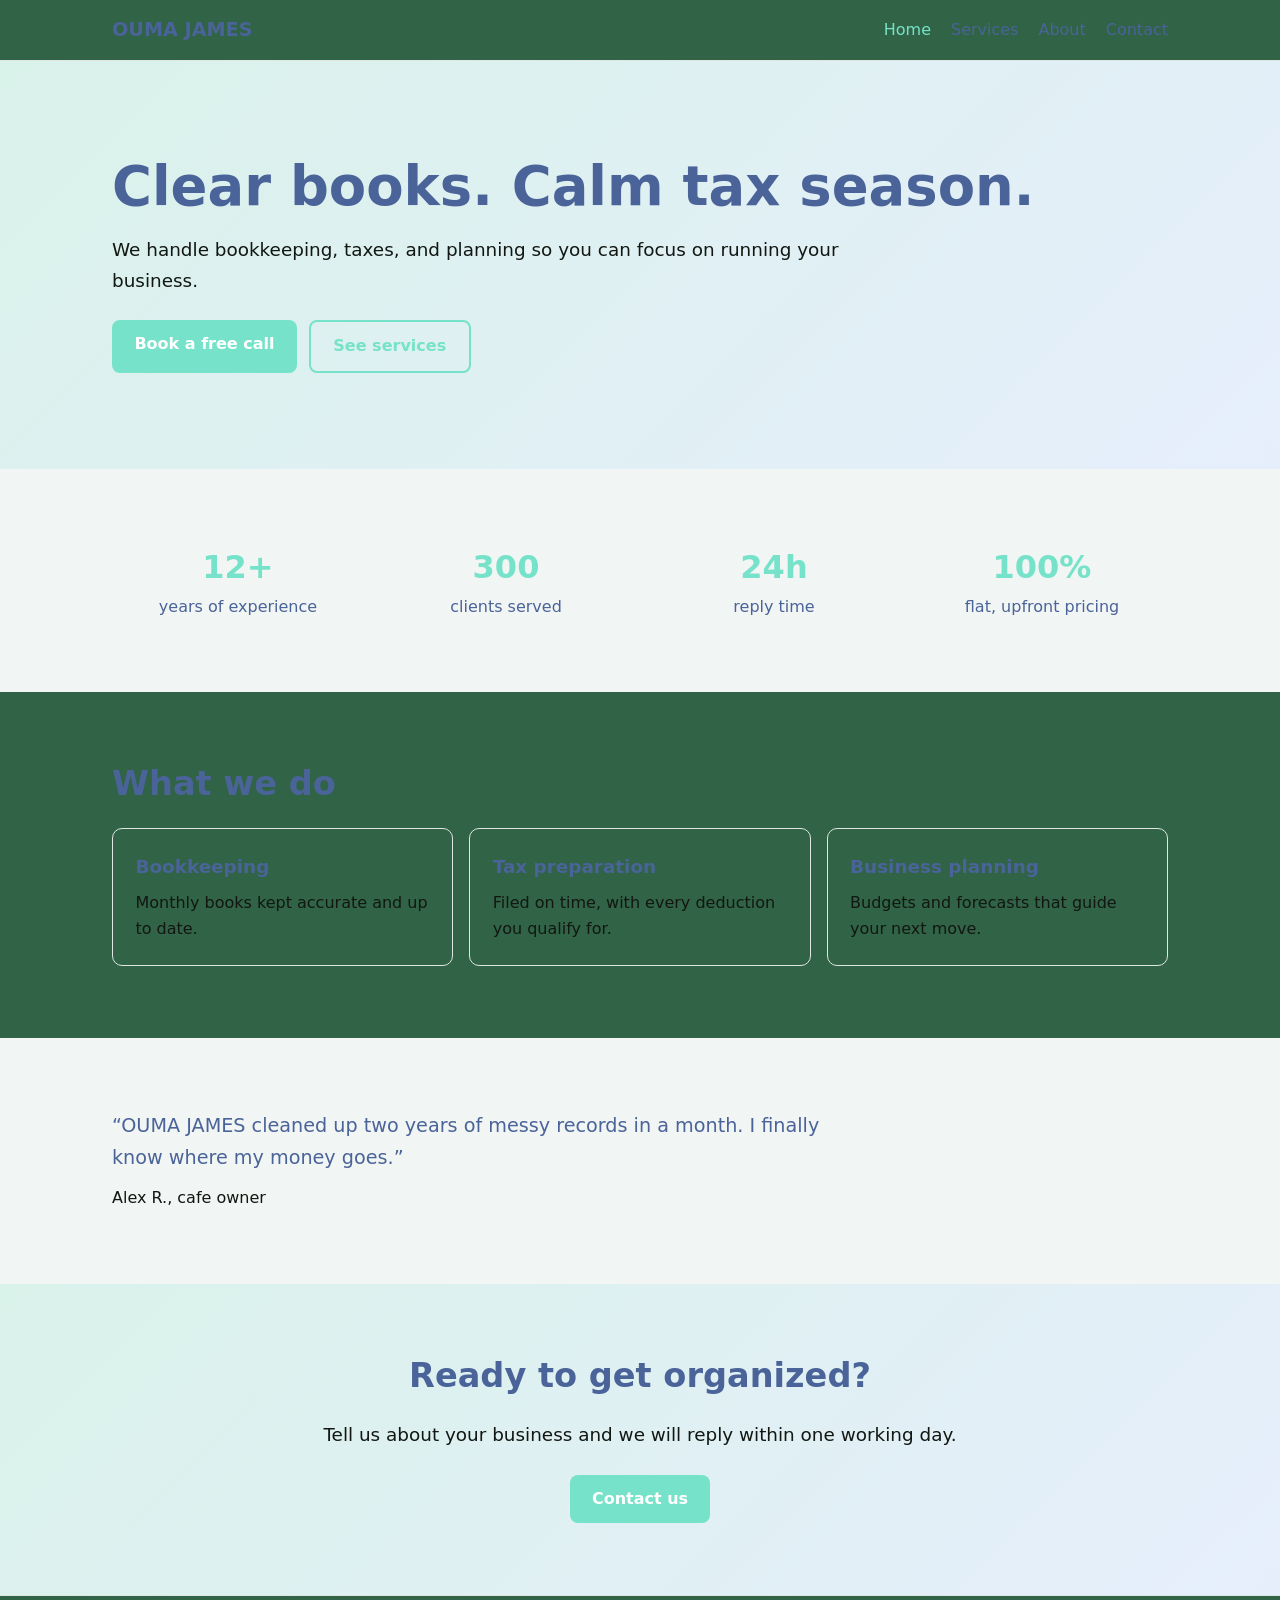
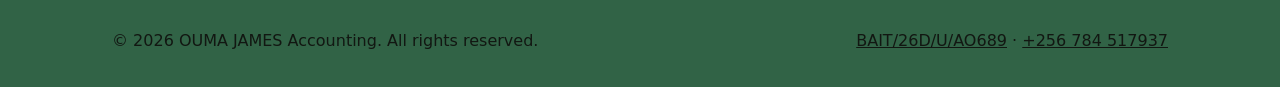
<file: index.html>
<!DOCTYPE html>
<html lang="en">
<head>
<meta charset="utf-8">
<meta name="viewport" content="width=device-width, initial-scale=1">
<meta name="description" content="Brightline helps small businesses with bookkeeping, tax, and planning.">
<title>OUMA JAMES | Accounting for small businesses</title>
<link rel="stylesheet" href="style.css">
<script src="script.js" defer></script>
</head>
<body>
<header>
<div class="wrap bar">
<a class="logo" href="index.html">OUMA JAMES</a>
<button class="menu-btn" aria-expanded="false" aria-controls="nav">Menu</button>
<nav id="nav" aria-label="Main">
<ul>
<li><a href="index.html" aria-current="page">Home</a></li>
<li><a href="services.html">Services</a></li>
<li><a href="about.html">About</a></li>
<li><a href="contact.html">Contact</a></li>
</ul>
</nav>
</div>
</header>
<main>
<section class="hero"><div class="wrap">
<h1>Clear books. Calm tax season.</h1>
<p class="lead">We handle bookkeeping, taxes, and planning so you can focus on running your business.</p>
<div class="actions"><a class="btn" href="contact.html">Book a free call</a><a class="btn ghost" href="services.html">See services</a></div>
</div></section>

<section class="alt"><div class="wrap">
<div class="stats">
<div><strong>12+</strong>years of experience</div>
<div><strong>300</strong>clients served</div>
<div><strong>24h</strong>reply time</div>
<div><strong>100%</strong>flat, upfront pricing</div>
</div></div></section>

<section><div class="wrap">
<h2>What we do</h2>
<div class="grid three">
<article class="card"><h3>Bookkeeping</h3><p>Monthly books kept accurate and up to date.</p></article>
<article class="card"><h3>Tax preparation</h3><p>Filed on time, with every deduction you qualify for.</p></article>
<article class="card"><h3>Business planning</h3><p>Budgets and forecasts that guide your next move.</p></article>
</div></div></section>

<section class="alt"><div class="wrap">
<blockquote>“OUMA JAMES cleaned up two years of messy records in a month. I finally know where my money goes.”
<footer>Alex R., cafe owner</footer></blockquote>
</div></section>

<section class="cta"><div class="wrap">
<h2>Ready to get organized?</h2>
<p class="lead">Tell us about your business and we will reply within one working day.</p>
<div class="actions" style="justify-content:center"><a class="btn" href="contact.html">Contact us</a></div>
</div></section>
</main>
<footer class="site">
<div class="wrap foot">
<div>© 2026 OUMA JAMES Accounting. All rights reserved.</div>
<div><a href="mailto:hello@example.com">BAIT/26D/U/AO689</a> · <a href="tel:+256 784 517937">+256 784 517937</a></div>
</div>
</footer>
</body>
</html>
</file>
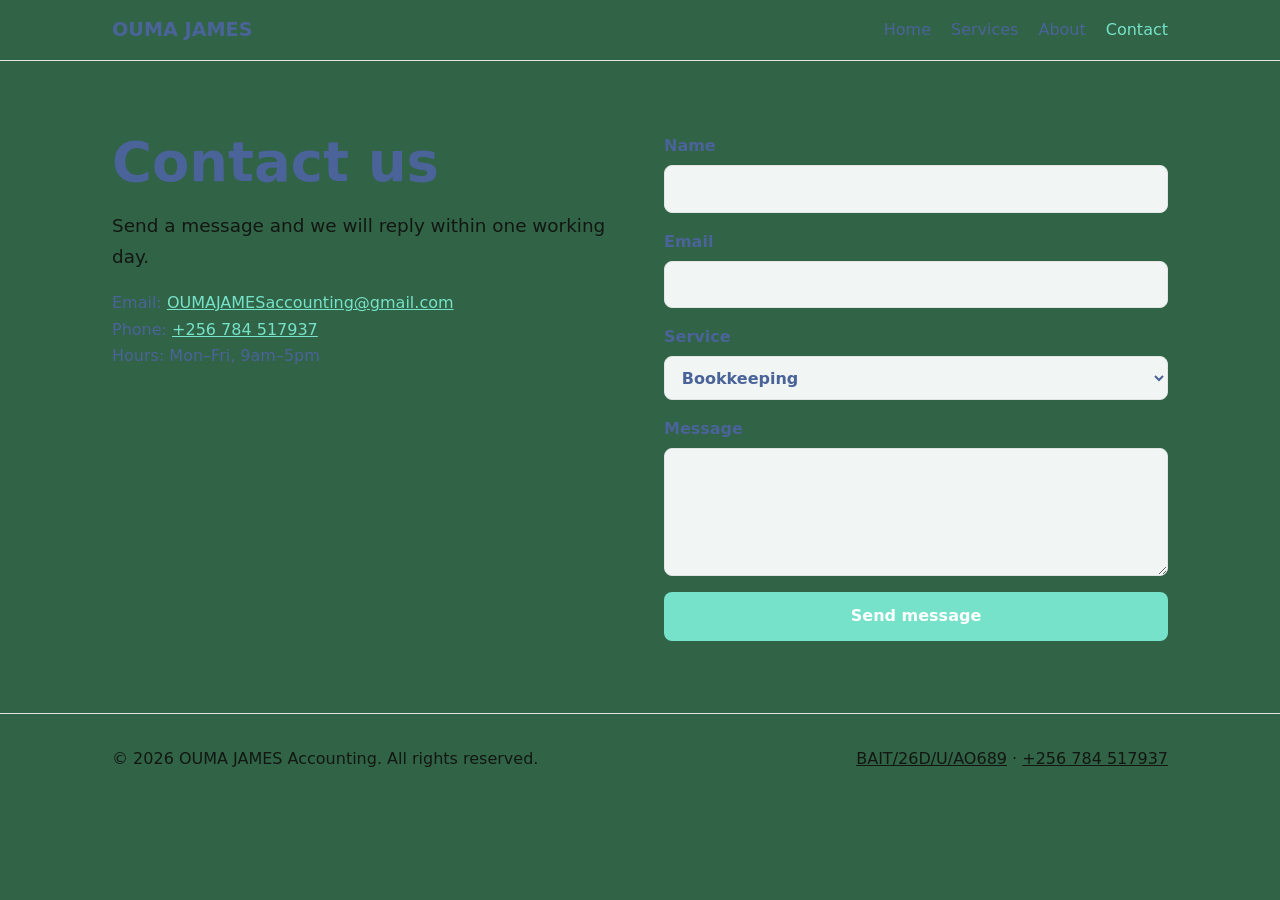
<file: contact.html>
<!DOCTYPE html>
<html lang="en">
<head>
<meta charset="utf-8">
<meta name="viewport" content="width=device-width, initial-scale=1">
<meta name="description" content="OUMA JAMES helps small businesses with bookkeeping, tax, and planning.">
<title>Contact | OUMA JAMES</title>
<link rel="stylesheet" href="style.css">
<script src="script.js" defer></script>
</head>
<body>
<header>
<div class="wrap bar">
<a class="logo" href="index.html">OUMA JAMES</a>
<button class="menu-btn" aria-expanded="false" aria-controls="nav">Menu</button>
<nav id="nav" aria-label="Main">
<ul>
<li><a href="index.html">Home</a></li>
<li><a href="services.html">Services</a></li>
<li><a href="about.html">About</a></li>
<li><a href="contact.html" aria-current="page">Contact</a></li>
</ul>
</nav>
</div>
</header>
<main>
<section><div class="wrap split" style="align-items:start">
<div>
<h1>Contact us</h1>
<p class="lead">Send a message and we will reply within one working day.</p>
<p>Email: <a href="mailto:hello@example.com">OUMAJAMESaccounting@gmail.com</a><br>Phone: <a href="tel:+256 784 517937">+256 784 517937</a><br>Hours: Mon–Fri, 9am–5pm</p>
</div>
<!-- Replace action with your form service URL (e.g. Formspree) -->
<form action="#" method="post">
<label>Name<input type="text" name="name" autocomplete="name" required></label>
<label>Email<input type="email" name="email" autocomplete="email" required></label>
<label>Service<select name="service"><option>Bookkeeping</option><option>Tax preparation</option><option>Payroll</option><option>Business planning</option><option>Not sure</option></select></label>
<label>Message<textarea name="message" required></textarea></label>
<button class="btn" type="submit">Send message</button>
</form>
</div></section>
</main>
<footer class="site">
<div class="wrap foot">
<div>© 2026 OUMA JAMES Accounting. All rights reserved.</div>
<div><a href="mailto:hello@example.com">BAIT/26D/U/AO689</a> · <a href="tel:+256 784 517937">+256 784 517937</a></div>
</div>
</footer>
</body>
</html>
</file>
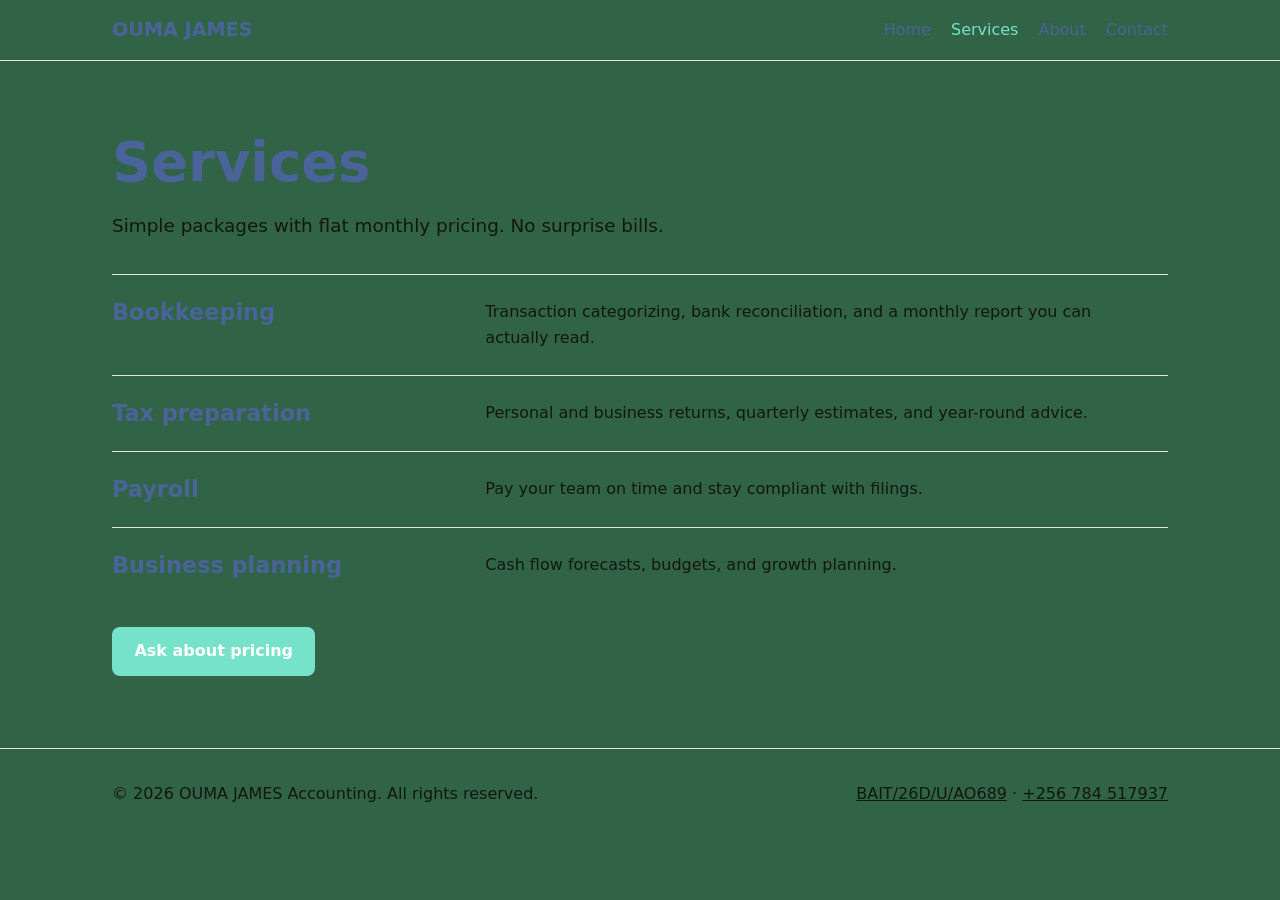
<file: services.html>
<!DOCTYPE html>
<html lang="en">
<head>
<meta charset="utf-8">
<meta name="viewport" content="width=device-width, initial-scale=1">
<meta name="description" content="OUMA JAMES helps small businesses with bookkeeping, tax, and planning.">
<title>Services |OUMA JAMES</title>
<link rel="stylesheet" href="style.css">
<script src="script.js" defer></script>
</head>
<body>
<header>
<div class="wrap bar">
<a class="logo" href="index.html">OUMA JAMES</a>
<button class="menu-btn" aria-expanded="false" aria-controls="nav">Menu</button>
<nav id="nav" aria-label="Main">
<ul>
<li><a href="index.html">Home</a></li>
<li><a href="services.html" aria-current="page">Services</a></li>
<li><a href="about.html">About</a></li>
<li><a href="contact.html">Contact</a></li>
</ul>
</nav>
</div>
</header>
<main>
<section><div class="wrap">
<h1>Services</h1>
<p class="lead">Simple packages with flat monthly pricing. No surprise bills.</p>
<div style="margin-top:2rem">
<div class="svc"><h2>Bookkeeping</h2><p>Transaction categorizing, bank reconciliation, and a monthly report you can actually read.</p></div>
<div class="svc"><h2>Tax preparation</h2><p>Personal and business returns, quarterly estimates, and year-round advice.</p></div>
<div class="svc"><h2>Payroll</h2><p>Pay your team on time and stay compliant with filings.</p></div>
<div class="svc"><h2>Business planning</h2><p>Cash flow forecasts, budgets, and growth planning.</p></div>
</div>
<div class="actions"><a class="btn" href="contact.html">Ask about pricing</a></div>
</div></section>
</main>
<footer class="site">
<div class="wrap foot">
<div>© 2026 OUMA JAMES Accounting. All rights reserved.</div>
<div><a href="mailto:hello@example.com">BAIT/26D/U/AO689</a> · <a href="tel:+256 784 517937">+256 784 517937</a></div>
</div>
</footer>
</body>
</html>
</file>
<file: style.css>
:root{--bg:#316346;--text:#4a6399;--muted:#121712;--accent:#76e2c9;--on-accent:#fff;--surface:#f1f5f3;--line:#dfe6e3;--max:70rem;--grad:linear-gradient(135deg,#d9f2ea 0%,#e6eefc 100%)}
@media(prefers-color-scheme:dark){:root{--bg:#19211f;--text:#e7efec;--muted:#9fb0aa;--accent:#5fcfb2;--on-accent:#0c1311;--surface:#1a2321;--line:#2a3633;--grad:linear-gradient(135deg,#143128 0%,#17223a 100%)}}
*{box-sizing:border-box}
html{scroll-behavior:smooth}
body{margin:0;font:1rem/1.65 system-ui,sans-serif;background:var(--bg);color:var(--text)}
img{max-width:100%;height:auto;display:block}
p{max-width:65ch}
a{color:var(--accent)}
.wrap{max-width:var(--max);margin:0 auto;padding:0 1rem}
:focus-visible{outline:2px solid var(--accent);outline-offset:2px}

/* Header + nav */
header{border-bottom:1px solid var(--line);position:sticky;top:0;background:var(--bg);z-index:10}
.bar{display:flex;justify-content:space-between;align-items:center;min-height:60px}
.logo{font-weight:800;font-size:1.2rem;color:var(--text);text-decoration:none}
nav ul{list-style:none;margin:0;padding:0;display:flex;flex-wrap:wrap;gap:.25rem 1.25rem}
nav a{display:block;padding:.7rem 0;color:var(--text);text-decoration:none}
nav a:hover,nav a[aria-current="page"]{color:var(--accent)}
.menu-btn{display:none;min-height:44px;padding:0 1rem;font:inherit;color:var(--text);background:var(--surface);border:1px solid var(--line);border-radius:8px;cursor:pointer}
.js .menu-btn{display:block}
.js nav{display:none;position:absolute;left:0;right:0;top:100%;background:var(--bg);border-bottom:1px solid var(--line);padding:0 1rem}
.js nav.open{display:block}
.js nav ul{flex-direction:column}

/* Sections */
section{padding:3rem 0}
.alt{background:var(--surface)}
h1{font-size:clamp(2rem,6vw,3.4rem);line-height:1.1;margin:0 0 1rem}
h2{font-size:clamp(1.5rem,4vw,2.1rem);line-height:1.2;margin:0 0 1.5rem}
.lead{font-size:1.15rem;color:var(--muted)}
.hero{padding:3.5rem 0;background:var(--grad)}
.cta{background:var(--grad)}
.btn{display:inline-block;min-height:44px;padding:.7rem 1.4rem;background:var(--accent);color:var(--on-accent);border:0;border-radius:8px;font:inherit;font-weight:700;text-decoration:none;cursor:pointer}
.btn.ghost{background:transparent;color:var(--accent);border:2px solid var(--accent)}
.btn{transition:transform .15s ease,box-shadow .15s ease,filter .15s ease,background .15s ease,color .15s ease}
.btn:hover{filter:brightness(1.12);transform:translateY(-2px);box-shadow:0 6px 16px rgba(0,0,0,.18)}
.btn:active{transform:translateY(0);box-shadow:none}
.btn.ghost:hover{background:var(--accent);color:var(--on-accent);filter:none}

/* Video (works for <video> and YouTube <iframe>) */
.video{max-width:50rem;margin:0 auto;aspect-ratio:16/9;border-radius:10px;overflow:hidden;background:#000}
.video video,.video iframe{width:100%;height:100%;border:0;display:block}

/* Images (About page) */
.split img{width:100%;aspect-ratio:4/3;object-fit:cover;border-radius:10px;background:var(--surface)}
.actions{display:flex;flex-wrap:wrap;gap:.75rem;margin-top:1.5rem}

/* Grids */
.grid{display:grid;gap:1rem}
.card{background:var(--bg);border:1px solid var(--line);border-radius:10px;padding:1.4rem}
.alt .card{border-color:transparent}
.card h3{margin:0 0 .5rem;font-size:1.15rem}
.card p{margin:0;color:var(--muted)}
.stats{display:grid;gap:1rem;grid-template-columns:repeat(2,1fr);text-align:center}
.stats strong{display:block;font-size:2rem;color:var(--accent)}
.split{display:grid;gap:2rem;align-items:center}
.ph{aspect-ratio:4/3;background:var(--surface);border:1px dashed var(--line);border-radius:10px;display:grid;place-items:center;color:var(--muted)}
blockquote{margin:0;font-size:1.2rem;max-width:45rem}
blockquote footer{margin-top:.75rem;color:var(--muted);font-size:1rem}
.cta{text-align:center}
.cta p{margin-inline:auto}

/* Services list */
.svc{display:grid;gap:.5rem;padding:1.5rem 0;border-top:1px solid var(--line)}
.svc h2{margin:0;font-size:1.4rem}
.svc p{margin:0;color:var(--muted)}

/* Form */
form{display:grid;gap:1rem;max-width:36rem}
label{display:grid;gap:.35rem;font-weight:600}
input,textarea,select{width:100%;min-height:44px;padding:.6rem .8rem;font:inherit;color:var(--text);background:var(--surface);border:1px solid var(--line);border-radius:8px}
textarea{min-height:8rem;resize:vertical}

footer.site{border-top:1px solid var(--line);padding:2rem 0;color:var(--muted);position:static}
.foot{display:grid;gap:1rem}
.foot a{color:var(--muted)}

/* Tablet */
@media(min-width:600px){
  .grid.three,.grid.two{grid-template-columns:repeat(2,1fr)}
  .stats{grid-template-columns:repeat(4,1fr)}
  .svc{grid-template-columns:1fr 2fr;gap:2rem}
  .foot{grid-template-columns:1fr auto;align-items:center}
}
/* Laptop: full nav, no hamburger */
@media(min-width:800px){
  .js .menu-btn{display:none}
  .js nav{display:block;position:static;border:0;padding:0}
  .js nav ul{flex-direction:row}
  .wrap{padding:0 2rem}
  section{padding:4.5rem 0}
  .hero{padding:6rem 0}
  .grid.three{grid-template-columns:repeat(3,1fr)}
  .split{grid-template-columns:1fr 1fr;gap:3rem}
}
@media(prefers-reduced-motion:reduce){html{scroll-behavior:auto}}
</file>
